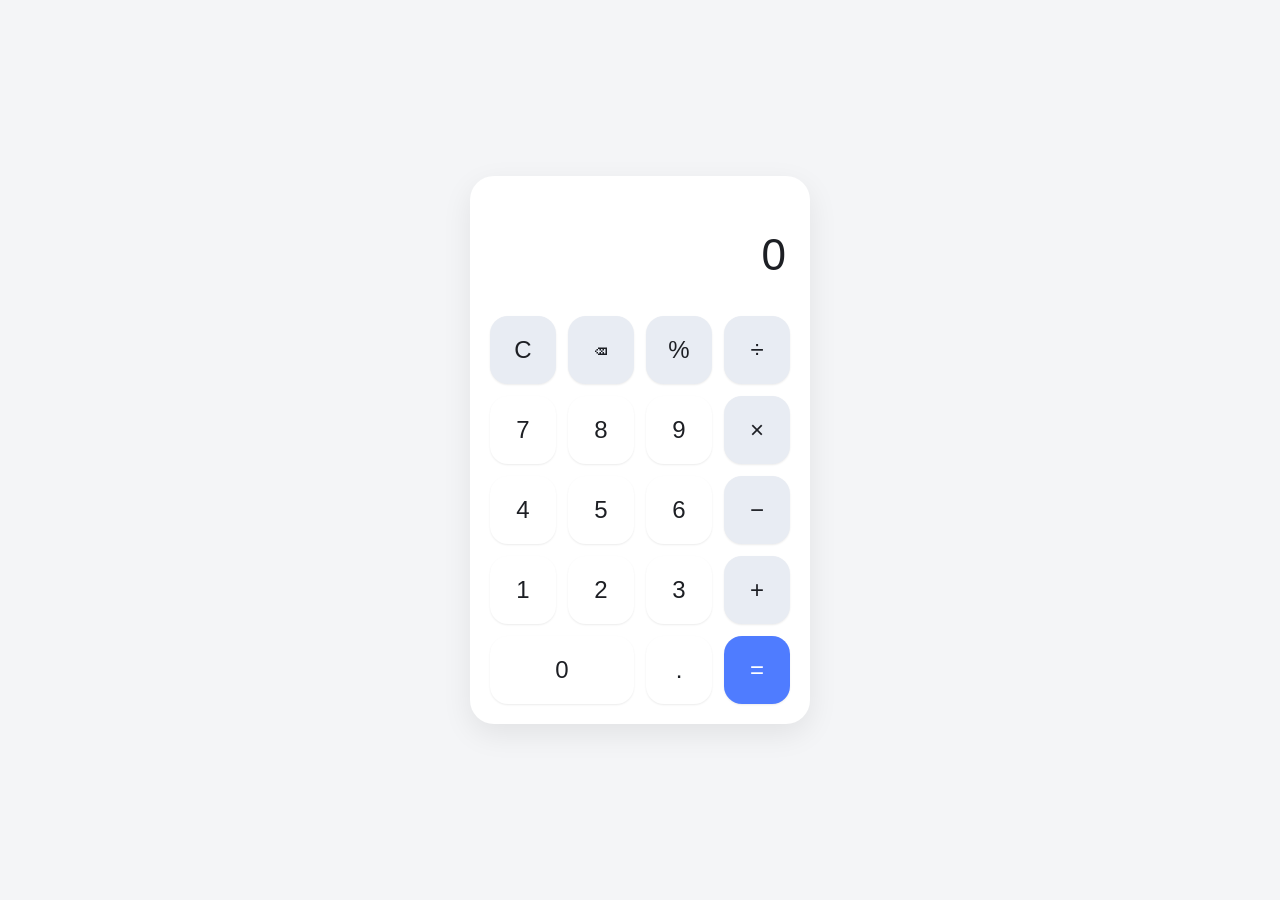
<file: calculator.html>
<!doctype html>
<html lang="ko">
<head>
<meta charset="utf-8">
<meta name="viewport" content="width=device-width, initial-scale=1">
<title>계산기</title>
<style>
  :root {
    --bg: #f4f5f7;
    --panel: #ffffff;
    --text: #1d1f24;
    --muted: #8a8f99;
    --key: #ffffff;
    --key-op: #e8ecf3;
    --key-accent: #4f7cff;
    --key-accent-text: #ffffff;
    --shadow: rgba(0, 0, 0, 0.08);
  }
  @media (prefers-color-scheme: dark) {
    :root:not([data-theme="light"]) {
      --bg: #14161a;
      --panel: #1e2127;
      --text: #f1f3f7;
      --muted: #7d8491;
      --key: #2a2e36;
      --key-op: #343945;
      --key-accent: #5b8cff;
      --key-accent-text: #ffffff;
      --shadow: rgba(0, 0, 0, 0.4);
    }
  }
  :root[data-theme="dark"] {
    --bg: #14161a;
    --panel: #1e2127;
    --text: #f1f3f7;
    --muted: #7d8491;
    --key: #2a2e36;
    --key-op: #343945;
    --key-accent: #5b8cff;
    --key-accent-text: #ffffff;
    --shadow: rgba(0, 0, 0, 0.4);
  }

  * { box-sizing: border-box; }

  body {
    margin: 0;
    min-height: 100vh;
    display: flex;
    align-items: center;
    justify-content: center;
    padding: 16px;
    background: var(--bg);
    color: var(--text);
    font-family: -apple-system, BlinkMacSystemFont, "Apple SD Gothic Neo", "Malgun Gothic", sans-serif;
  }

  .calc {
    width: 100%;
    max-width: 340px;
    padding: 20px;
    border-radius: 24px;
    background: var(--panel);
    box-shadow: 0 10px 30px var(--shadow);
  }

  .screen {
    min-height: 120px;
    padding: 8px 4px 16px;
    text-align: right;
    overflow: hidden;
  }

  .history {
    min-height: 20px;
    font-size: 14px;
    color: var(--muted);
    white-space: nowrap;
    overflow: hidden;
    text-overflow: ellipsis;
  }

  .display {
    margin-top: 6px;
    font-size: 44px;
    font-weight: 500;
    white-space: nowrap;
    overflow: hidden;
    text-overflow: ellipsis;
  }

  .keys {
    display: grid;
    grid-template-columns: repeat(4, 1fr);
    gap: 12px;
  }

  button {
    height: 68px;
    border: none;
    border-radius: 18px;
    background: var(--key);
    color: var(--text);
    font-size: 24px;
    cursor: pointer;
    box-shadow: 0 1px 2px var(--shadow);
    transition: transform 0.05s, filter 0.1s;
  }
  button:hover { filter: brightness(0.97); }
  button:active { transform: scale(0.96); }
  button.op { background: var(--key-op); }
  button.accent { background: var(--key-accent); color: var(--key-accent-text); }
  button.zero { grid-column: span 2; }
</style>
</head>
<body>
  <main class="calc">
    <section class="screen">
      <div class="history" id="history"></div>
      <div class="display" id="display">0</div>
    </section>

    <section class="keys">
      <button class="op" data-key="C">C</button>
      <button class="op" data-key="Backspace">⌫</button>
      <button class="op" data-key="%">%</button>
      <button class="op" data-key="/">÷</button>

      <button data-key="7">7</button>
      <button data-key="8">8</button>
      <button data-key="9">9</button>
      <button class="op" data-key="*">×</button>

      <button data-key="4">4</button>
      <button data-key="5">5</button>
      <button data-key="6">6</button>
      <button class="op" data-key="-">−</button>

      <button data-key="1">1</button>
      <button data-key="2">2</button>
      <button data-key="3">3</button>
      <button class="op" data-key="+">+</button>

      <button class="zero" data-key="0">0</button>
      <button data-key=".">.</button>
      <button class="accent" data-key="=">=</button>
    </section>
  </main>

<script>
  const display = document.getElementById('display');
  const history = document.getElementById('history');
  const OPERATORS = ['+', '-', '*', '/'];

  let expr = '';            // 입력 중인 수식 (내부 표기: 0-9 . + - * /)
  let justEvaluated = false; // 직전에 = 를 눌렀는지 여부

  // ---------- 계산 로직 ----------

  function tokenize(s) {
    return s.match(/\d+\.?\d*|[+\-*/]/g) || [];
  }

  // TODO(human): 아래 evaluate()는 임시로 "왼쪽에서 오른쪽으로" 계산하는 버전입니다.
  // 수학 규칙(곱셈·나눗셈 우선)을 지키는 버전으로 바꿔 주세요.
  // 입력은 tokenize()가 만든 문자열 토큰 배열이며, 맨 앞에 음수 기호는 오지 않습니다(0- 로 처리됨).
  // 0으로 나누면 Error를 던져야 합니다.
  function evaluate(tokens) {
    let result = Number(tokens[0]);
    for (let i = 1; i < tokens.length; i += 2) {
      const op = tokens[i];
      const n = Number(tokens[i + 1]);
      if (op === '+') result += n;
      else if (op === '-') result -= n;
      else if (op === '*') result *= n;
      else if (op === '/') {
        if (n === 0) throw new Error('0으로 나눌 수 없습니다');
        result /= n;
      }
    }
    return result;
  }

  // 부동소수점 오차(예: 0.1 + 0.2)를 화면에서 정리
  function formatNumber(n) {
    return String(Number(n.toPrecision(12)));
  }

  function toDisplay(s) {
    return s.replace(/\*/g, '×').replace(/\//g, '÷').replace(/-/g, '−');
  }

  // ---------- 입력 처리 ----------

  const lastNumber = () => (expr.match(/\d*\.?\d*$/) || [''])[0];
  const isOperator = (ch) => OPERATORS.includes(ch);

  function startNewIfEvaluated() {
    if (justEvaluated) {
      expr = '';
      justEvaluated = false;
      history.textContent = '';
    }
  }

  function inputDigit(d) {
    startNewIfEvaluated();
    const cur = lastNumber();
    if (cur.replace('.', '').length >= 15) return;
    if (cur === '0') expr = expr.slice(0, -1) + d; // 0 뒤에 숫자가 오면 0 대체
    else expr += d;
    render();
  }

  function inputDot() {
    startNewIfEvaluated();
    const cur = lastNumber();
    if (cur.includes('.')) return;
    expr += cur === '' ? '0.' : '.';
    render();
  }

  function inputOperator(op) {
    if (justEvaluated) {
      justEvaluated = false;
      history.textContent = '';
    }
    if (expr === '') {
      if (op === '-') expr = '0-'; // 맨 앞의 '-'는 음수 대신 0- 로 시작
      render();
      return;
    }
    const last = expr.slice(-1);
    expr = isOperator(last) ? expr.slice(0, -1) + op : expr + op;
    render();
  }

  function equals() {
    if (expr === '' || isOperator(expr.slice(-1))) return;
    const original = expr;
    try {
      const result = evaluate(tokenize(expr));
      if (!Number.isFinite(result)) throw new Error('계산할 수 없는 결과입니다');
      history.textContent = toDisplay(original) + ' =';
      expr = formatNumber(result);
      if (result < 0) expr = '0' + expr; // 음수 결과는 0-N 형태로 보관
      justEvaluated = true;
    } catch (err) {
      expr = '';
      justEvaluated = false;
      history.textContent = err.message;
    }
    render();
  }

  function percent() {
    const cur = lastNumber();
    if (cur === '') return;
    expr = expr.slice(0, -cur.length) + formatNumber(parseFloat(cur) / 100);
    render();
  }

  function backspace() {
    if (justEvaluated) return clearAll();
    expr = expr.slice(0, -1);
    render();
  }

  function clearAll() {
    expr = '';
    justEvaluated = false;
    history.textContent = '';
    render();
  }

  function render() {
    display.textContent = toDisplay(expr) || '0';
  }

  function press(key) {
    if (key === 'C') return clearAll();
    if (key === 'Backspace') return backspace();
    if (key === '=') return equals();
    if (key === '%') return percent();
    if (key === '.') return inputDot();
    if (/^\d$/.test(key)) return inputDigit(key);
    if (isOperator(key)) return inputOperator(key);
  }

  // ---------- 이벤트 연결 ----------

  document.querySelectorAll('button[data-key]').forEach((btn) => {
    btn.addEventListener('click', () => press(btn.dataset.key));
  });

  const KEY_ALIASES = { Enter: '=', Escape: 'C', c: 'C', C: 'C', ',': '.' };

  document.addEventListener('keydown', (e) => {
    const key = KEY_ALIASES[e.key] || e.key;
    if (key === 'C' || key === 'Backspace' || key === '=' || key === '%' ||
        key === '.' || /^\d$/.test(key) || OPERATORS.includes(key)) {
      e.preventDefault();
      press(key);
    }
  });

  render();
</script>
</body>
</html>
</file>
